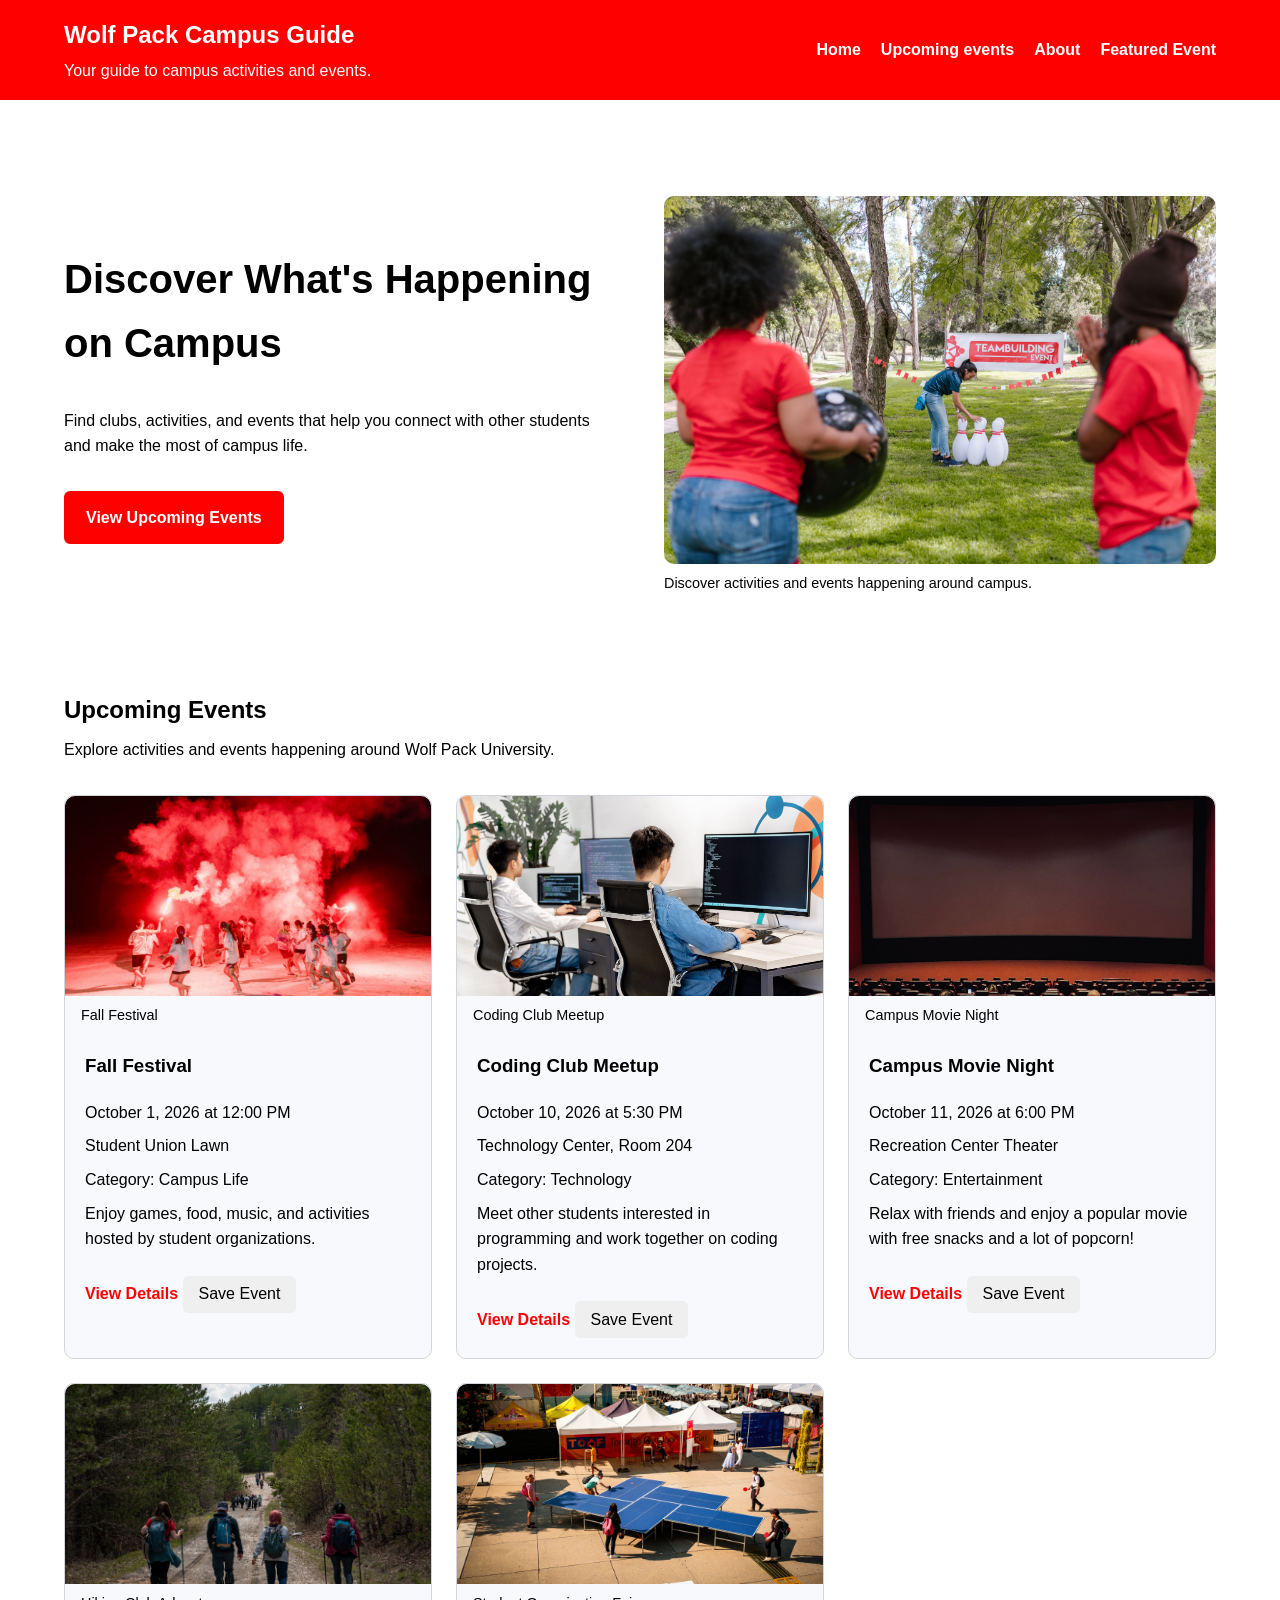
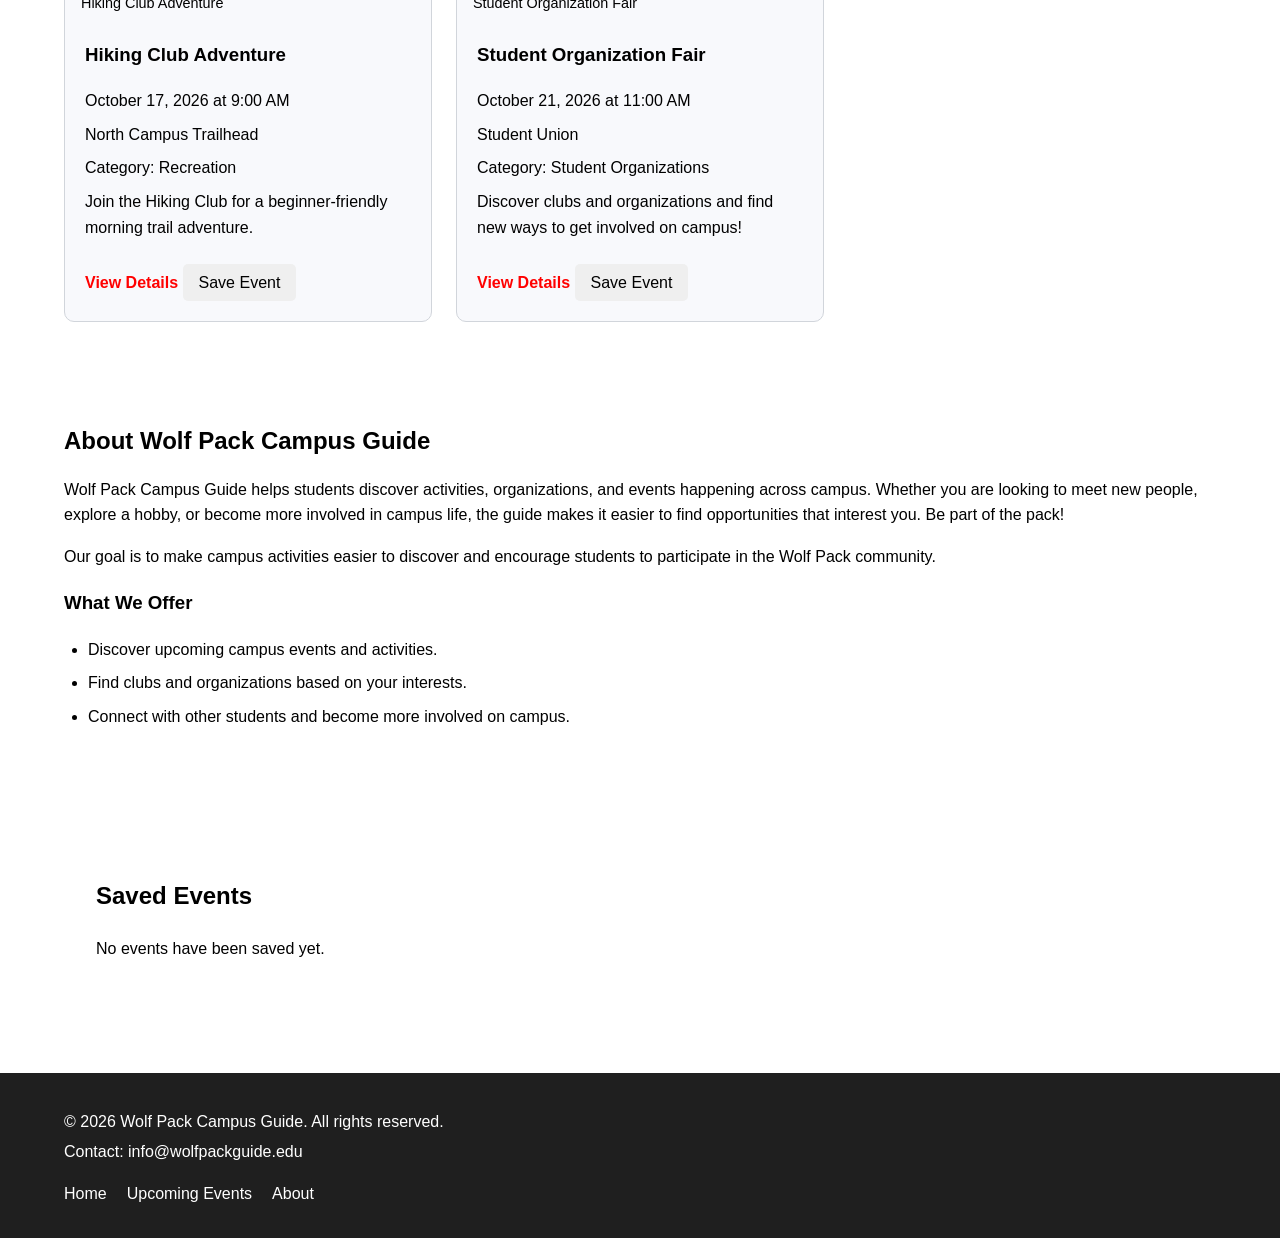
<file: index.html>
<!DOCTYPE html>
<!--
  Name: Yasmin Castro
  Date: 09/18/2026
  CSC 372-01

  This is the index.html page for the Wolf Pack Campus Guide.
  It provides information about campus activities and upcoming events.
-->
<html lang="en">
<head>
    <meta charset="UTF-8">
    <meta name="viewport" content="width=device-width, initial-scale=1.0">
    <title>Wolf Pack Campus Guide</title>
    <link rel="stylesheet" href="css/styles.css">

    <script src="script.js" defer></script>
    
</head>

<body>
    <header>
        <nav>
            <div class="site-brand">
                <a href="index.html">Wolf Pack Campus Guide</a>
                <p>Your guide to campus activities and events.</p>
            </div>

            <ul>
                <li><a href="index.html">Home</a></li>
                <li><a href="#upcoming-events">Upcoming events</a></li>
                <li><a href="#about">About</a></li>
                <li><a href="event.html">Featured Event</a></li>
            </ul>
        </nav>
    </header>

    <main>
        <section class="hero">
            <div class="hero-content">
                <h1>Discover What's Happening on Campus</h1>
                <p>
                    Find clubs, activities, and events that help you connect
                    with other students and make the most of campus life. 
                </p>
                <a class="hero-button" href="#upcoming-events">View Upcoming Events</a>
            </div>

            <figure>
                <img src="images/campus-events.jpg" alt="Students gathering at a campus event">
                <figcaption>Discover activities and events happening around campus.</figcaption>
            </figure>
            
            </section>

<section id="upcoming-events">
    <h2>Upcoming Events</h2>
    <p>Explore activities and events happening around Wolf Pack University.</p>

    <div class="event-grid">

        <article class="event-card">
            <figure>
                <img src="images/festival.jpg" alt="Students enjoying an outdoor campus festival">
                <figcaption>Fall Festival</figcaption>
            </figure>
            <h3>Fall Festival</h3>
            <p><time datetime="2026-10-01T12:00">October 1, 2026 at 12:00 PM</time></p>
            <p>Student Union Lawn</p>
            <p>Category: Campus Life</p>
            <p>Enjoy games, food, music, and activities hosted by student organizations.</p>
            <a href="event.html">View Details</a>
        </article>

        <article class="event-card">
            <figure>
                <img src="images/coding-meetup.jpg" alt="Students working together on computers at a coding meetup">
                <figcaption>Coding Club Meetup</figcaption>
            </figure>
            <h3>Coding Club Meetup</h3>
            <p><time datetime="2026-10-10T17:30">October 10, 2026 at 5:30 PM</time></p>
            <p>Technology Center, Room 204</p>
            <p>Category: Technology</p>
            <p>Meet other students interested in programming and work together on coding projects.</p>
            <a href="event.html">View Details</a>
        </article>

        <article class="event-card">
            <figure>
                <img src="images/movie-night.jpg" alt="Students watching a movie during a campus movie night">
                <figcaption>Campus Movie Night</figcaption>
            </figure>
            <h3>Campus Movie Night</h3>
            <p><time datetime="2026-10-11T18:00">October 11, 2026 at 6:00 PM</time></p>
            <p>Recreation Center Theater</p>
            <p>Category: Entertainment</p>
            <p>Relax with friends and enjoy a popular movie with free snacks and a lot of popcorn!</p>
            <a href="event.html">View Details</a>
        </article>

        <article class="event-card">
            <figure>
                <img src="images/hiking-club.jpg" alt="Students hiking together on a trail">
                <figcaption>Hiking Club Adventure</figcaption>
            </figure>
            <h3>Hiking Club Adventure</h3>
            <p><time datetime="2026-10-17T09:00">October 17, 2026 at 9:00 AM</time></p>
            <p>North Campus Trailhead</p>
            <p>Category: Recreation</p>
            <p>Join the Hiking Club for a beginner-friendly morning trail adventure.</p>
            <a href="event.html">View Details</a>
        </article>

        <article class="event-card">
            <figure>
                <img src="images/student-fair.jpg" alt="Students visiting booths at a student organization fair">
                <figcaption>Student Organization Fair</figcaption>
            </figure>
            <h3>Student Organization Fair</h3>
            <p><time datetime="2026-10-21T11:00">October 21, 2026 at 11:00 AM</time></p>
            <p>Student Union</p>
            <p>Category: Student Organizations</p>
            <p>Discover clubs and organizations and find new ways to get involved on campus!</p>
            <a href="event.html">View Details</a>
        </article>

        </div>
    </section>

<section id="about">
    <h2>About Wolf Pack Campus Guide</h2>

    <p>
        Wolf Pack Campus Guide helps students discover activities,
        organizations, and events happening across campus. Whether you
        are looking to meet new people, explore a hobby, or become more
        involved in campus life, the guide makes it easier to find
        opportunities that interest you. Be part of the pack!
    </p>

    <p>
        Our goal is to make campus activities easier to discover and
        encourage students to participate in the Wolf Pack community.
    </p>

    <h3>What We Offer</h3>

    <ul>
        <li>Discover upcoming campus events and activities.</li>
        <li>Find clubs and organizations based on your interests.</li>
        <li>Connect with other students and become more involved on campus.</li>
    </ul>
</section>

</main>

<footer>
    <p>&copy; 2026 Wolf Pack Campus Guide. All rights reserved.</p>
    <p>Contact: info@wolfpackguide.edu</p>

    <nav>
        <ul>
            <li><a href="index.html">Home</a></li>
            <li><a href="#upcoming-events">Upcoming Events</a></li>
            <li><a href="#about">About</a></li>
        </ul>
    </nav>
</footer>
    
</body>
</html>
</file>
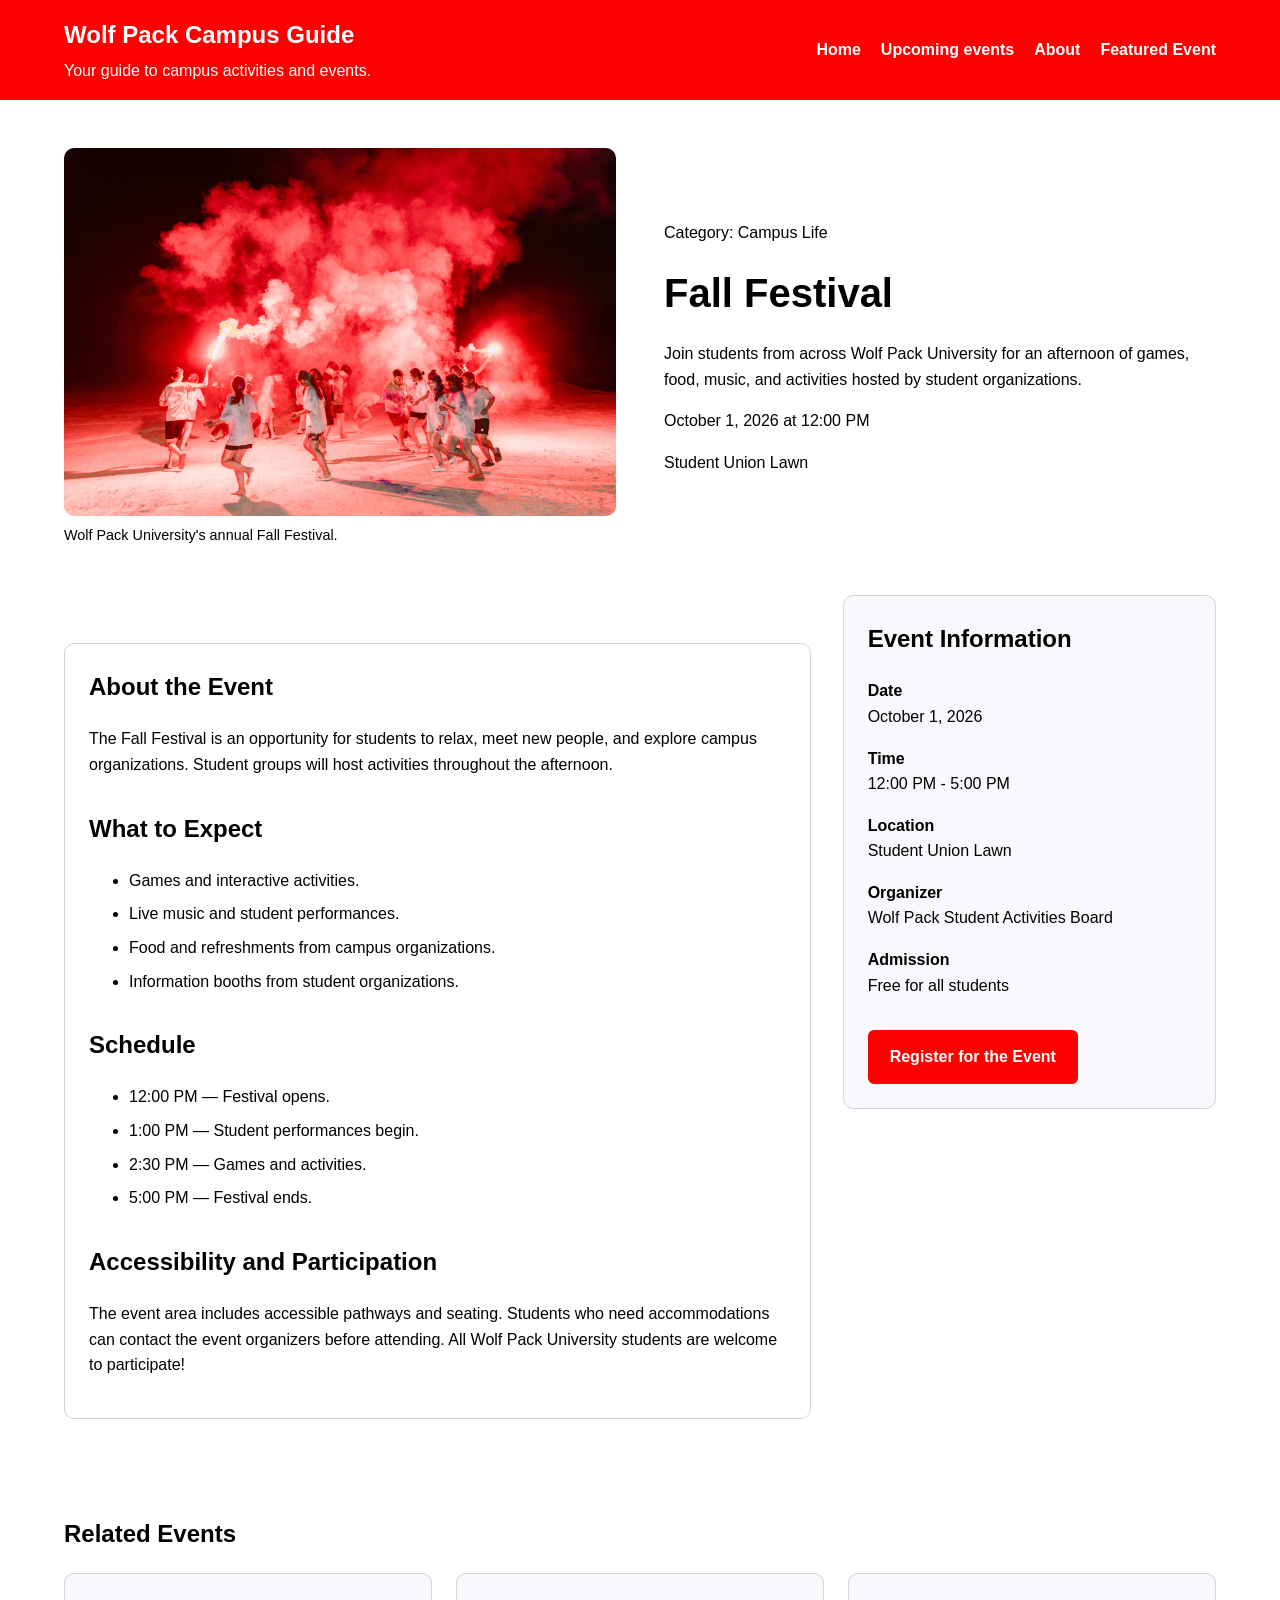
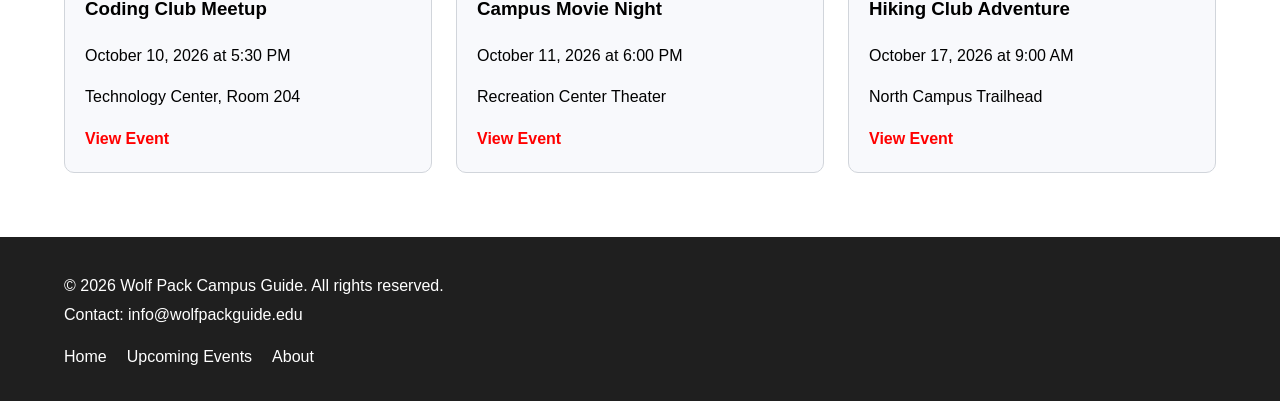
<file: event.html>
<!DOCTYPE html>
<!--
  Name: Yasmin Castro
  Date: 09/18/26
  CSC 372-01

  This is the event.html page for the Wolf Pack Campus Guide.
  It provides detailed information about the featured Fall Festival event .
-->
<html lang="en">
 <head>
    <meta charset="UTF-8">
    <meta name="viewport" content="width=device-width, initial-scale=1.0">
    <title>Fall Festival | Wolf Pack Campus Guide</title>
    <link rel="stylesheet" href="css/styles.css">
 </head>

<body>
    <header>
        <nav>
            <div class="site-brand">
                <a href="index.html">Wolf Pack Campus Guide</a>
                <p>Your guide to campus activities and events.</p>
            </div>

            <ul>
                <li><a href="index.html">Home</a></li>
                <li><a href="index.html#upcoming-events">Upcoming events</a></li>
                <li><a href="index.html#about">About</a></li>
                <li><a href="event.html">Featured Event</a></li>
            </ul>
        </nav>
    </header>

    <main>
        <section class="event-introduction">
            <figure>
                <img src="images/festival.jpg" alt="Students enjoying an outdoor campus festival">
                <figcaption>Wolf Pack University's annual Fall Festival.</figcaption>
            </figure>

            <div>
                <p>Category: Campus Life</p>
                <h1>Fall Festival</h1>
                <p>
                    Join students from across Wolf Pack University for an
                    afternoon of games, food, music, and activities hosted
                    by student organizations.
                </p>
                <p>
                    <time datetime="2026-10-01T12:00">October 1, 2026 at 12:00 PM</time>
                </p>
                <p>Student Union Lawn</p>
            </div>
        </section>

            <div class="event-layout">
            <section class="event-details">
                <h2>About the Event</h2>

                <p>
                    The Fall Festival is an opportunity for students to
                    relax, meet new people, and explore campus organizations.
                    Student groups will host activities throughout the
                    afternoon.
                </p>

                <h2>What to Expect</h2>

                <ul>
                    <li>Games and interactive activities.</li>
                    <li>Live music and student performances.</li>
                    <li>Food and refreshments from campus organizations.</li>
                    <li>Information booths from student organizations.</li>
                </ul>

                <h2>Schedule</h2>

                <ul>
                    <li><time datetime="2026-10-01T12:00">12:00 PM</time> — Festival opens.</li>
                    <li><time datetime="2026-10-01T13:00">1:00 PM</time> — Student performances begin.</li>
                    <li><time datetime="2026-10-01T14:30">2:30 PM</time> — Games and activities.</li>
                    <li><time datetime="2026-10-01T16:00">5:00 PM</time> — Festival ends.</li>
                </ul>

                <h2>Accessibility and Participation</h2>

                <p>
                    The event area includes accessible pathways and seating.
                    Students who need accommodations can contact the event
                    organizers before attending. All Wolf Pack University
                    students are welcome to participate!
                </p>
            </section>

            <aside class="event-sidebar">
                <h2>Event Information</h2>

                <dl>
                    <dt>Date</dt>
                    <dd>October 1, 2026</dd>

                    <dt>Time</dt>
                    <dd>12:00 PM - 5:00 PM</dd>

                    <dt>Location</dt>
                    <dd>Student Union Lawn</dd>

                    <dt>Organizer</dt>
                    <dd>Wolf Pack Student Activities Board</dd>

                    <dt>Admission</dt>
                    <dd>Free for all students</dd>
                </dl>

                <a class="registration-button" href="mailto:info@wolfpackguide.edu?subject=Fall%20Festival%20Registration">
                 Register for the Event</a>
            </aside>
        </div>

            <section class="related-events">
            <h2>Related Events</h2>

            <div class="related-event-list">
                <article class="related-event-card">
                    <h3>Coding Club Meetup</h3>
                    <p>
                        <time datetime="2026-10-10T17:30">October 10, 2026 at 5:30 PM</time>
                    </p>
                    <p>Technology Center, Room 204</p>
                    <a href="index.html#upcoming-events">View Event</a>
                </article>

                <article class="related-event-card">
                    <h3>Campus Movie Night</h3>
                    <p>
                        <time datetime="2026-10-11T18:00">October 11, 2026 at 6:00 PM</time>
                    </p>
                    <p>Recreation Center Theater</p>
                    <a href="index.html#upcoming-events">View Event</a>
                </article>

                <article class="related-event-card">
                    <h3>Hiking Club Adventure</h3>
                    <p>
                        <time datetime="2026-10-17T09:00">October 17, 2026 at 9:00 AM</time>
                    </p>
                    <p>North Campus Trailhead</p>
                    <a href="index.html#upcoming-events">View Event</a>
                </article>
            </div>
        </section>

    </main>

        <footer>
        <p>&copy; 2026 Wolf Pack Campus Guide. All rights reserved.</p>
        <p>Contact: info@wolfpackguide.edu</p>

        <nav>
            <ul>
                <li><a href="index.html">Home</a></li>
                <li><a href="index.html#upcoming-events">Upcoming Events</a></li>
                <li><a href="index.html#about">About</a></li>
            </ul>
        </nav>
    </footer>

 </body>
</html>
</file>
<file: css/styles.css>
/*
  Name: Yasmin Castro-Cervanets
  Date: 09/18/26
  CSC 372-01

  This stylesheet provides the layout and styling
  for the Wolf Pack Campus Guide website.
*/

* {
    box-sizing: border-box;
}

body {
    margin: 0;
    font-family: Arial, Helvetica, sans-serif;
    line-height: 1.6;
}

img {
    display: block;
    max-width: 100%;
}

a {
    text-decoration: none;
}

figure {
    margin: 0;
}

header {
    background-color: red;
    color: white;
    padding: 1rem 5%;
}

header nav {
    display: flex;
    justify-content: space-between;
    align-items: center;
    gap: 2rem;
    flex-wrap: wrap;
}

.site-brand a {
    color: white;
    font-size: 1.5rem;
    font-weight: bold;
}

.site-brand p {
    margin: 0.25rem 0 0;
}

header ul {
    display: flex;
    justify-content: center;
    align-items: center;
    gap: 1.25rem;
    flex-wrap: wrap;
    list-style: none;
    margin: 0;
    padding: 0;
}

header li a {
    color: white;
    font-weight: bold;
}

header li a:hover {
    text-decoration: underline;
}

main {
    width: 90%;
    max-width: 1200px;
    margin: 0 auto;
}

section {
    margin: 3rem 0;
}

.hero {
    display: flex;
    justify-content: space-between;
    align-items: center;
    gap: 3rem;
    padding: 3rem 0;
}

.hero-content {
    flex: 1;
}

.hero h1 {
    margin-top: 0;
    font-size: 2.5rem;
}

.hero figure {
    flex: 1;
}

.hero img {
    width: 100%;
    border-radius: 10px;
}

.hero figcaption {
    margin-top: 0.5rem;
    font-size: 0.9rem;
}

.hero-button {
    display: inline-block;
    margin-top: 1rem;
    padding: 0.75rem 1.25rem;
    border: 2px solid red;
    border-radius: 6px;
    background-color: red;
    color: white;
    font-weight: bold;
}

.hero-button:hover {
    background-color: #682616;
}

#upcoming-events > h2,
#about > h2 {
    margin-bottom: 0.5rem;
}

#upcoming-events > p {
    margin-top: 0;
}

.event-grid {
    display: grid;
    grid-template-columns: repeat(3, 1fr);
    gap: 1.5rem;
    margin-top: 2rem;
}

.event-card {
    padding: 1.25rem;
    border: 1px solid #d1d5db;
    border-radius: 10px;
    background-color: #f8f9fc;
}

.event-card figure {
    margin: -1.25rem -1.25rem 1rem;
}

.event-card img {
    width: 100%;
    height: 200px;
    object-fit: cover;
    border-radius: 10px 10px 0 0;
}

.event-card figcaption {
    padding: 0.5rem 1rem;
    font-size: 0.9rem;
}

.event-card h3 {
    margin-top: 0;
}

.event-card p {
    margin: 0.5rem 0;
}

.event-card a {
    display: inline-block;
    margin-top: 0.75rem;
    font-weight: bold;
    color: red;
}

.event-card a:hover {
    text-decoration: underline;
}

#about {
    padding: 2rem 0;
}

#about ul {
    padding-left: 1.5rem;
}

#about li {
    margin-bottom: 0.5rem;
}

footer {
    margin-top: 4rem;
    padding: 2rem 5%;
    background-color: #1f1f1f;
    color: white;
}

footer p {
    margin: 0.25rem 0;
}

footer nav ul {
    display: flex;
    gap: 1.25rem;
    flex-wrap: wrap;
    list-style: none;
    margin: 1rem 0 0;
    padding: 0;
}

footer nav a {
    color: white;
}

footer nav a:hover {
    text-decoration: underline;
}

.event-introduction {
    display: grid;
    grid-template-columns: 1fr 1fr;
    gap: 3rem;
    align-items: center;
}

.event-introduction img {
    width: 100%;
    border-radius: 10px;
}

.event-introduction figcaption {
    margin-top: 0.5rem;
    font-size: 0.9rem;
}

.event-introduction h1 {
    margin: 0.5rem 0;
    font-size: 2.5rem;
}


.event-layout {
    display: grid;
    grid-template-columns: 2fr 1fr;
    gap: 2rem;
    align-items: start;
}

.event-details {
    padding: 1.5rem;
    border: 1px solid #d1d5db;
    border-radius: 10px;
}

.event-details h2 {
    margin-top: 0;
}

.event-details h2:not(:first-child) {
    margin-top: 2rem;
}

.event-details li {
    margin-bottom: 0.5rem;
}

.event-sidebar {
    padding: 1.5rem;
    border: 1px solid #d1d5db;
    border-radius: 10px;
    background-color: #f8f9fc;
}

.event-sidebar h2 {
    margin-top: 0;
}

.event-sidebar dt {
    margin-top: 1rem;
    font-weight: bold;
}

.event-sidebar dd {
    margin-left: 0;
}

.registration-button {
    display: inline-block;
    margin-top: 1rem;
    padding: 0.75rem 1.25rem;
    border: 2px solid red;
    border-radius: 6px;
    background-color: red;
    color: white;
    font-weight: bold;
}

.registration-button:hover {
    background-color: #682416;
}



.related-event-list {
    display: flex;
    justify-content: space-between;
    align-items: stretch;
    gap: 1.5rem;
    flex-wrap: wrap;
}

.related-event-card {
    flex: 1 1 250px;
    padding: 1.25rem;
    border: 1px solid #d1d5db;
    border-radius: 10px;
    background-color: #f8f9fc;
}

.related-event-card h3 {
    margin-top: 0;
}

.related-event-card a {
    font-weight: bold;
    color: red;
}

.related-event-card a:hover {
    text-decoration: underline;
}

@media (max-width: 900px) {
    .event-grid {
        grid-template-columns: repeat(2, 1fr);
    }

    .hero {
        gap: 2rem;
    }

    .event-introduction {
        grid-template-columns: 1fr;
    }

    .event-layout {
        grid-template-columns: 1fr;
    }
}

@media (max-width: 600px) {
    header nav {
        flex-direction: column;
        align-items: flex-start;
    }

    header ul {
        justify-content: flex-start;
    }

    .hero {
        flex-direction: column;
        align-items: stretch;
        padding: 2rem 0;
    }

    .hero h1 {
        font-size: 2rem;
    }

    .event-grid {
        grid-template-columns: 1fr;
    }

    .event-introduction h1 {
        font-size: 2rem;
    }

    main {
        width: 92%;
    }
}


.event-card.saved {
    border: 3px solid #83f487;
    background-color: #f0fff0;
}

.save-button {
    margin-top: 1rem;
    padding: 0.6rem 1rem;
    border: none;
    border-radius: 5px;
    cursor: pointer;
    font-size: 1rem;
}

#saved-events {
    margin-top: 2rem;
    padding: 2rem;
}

#saved-events-list {
    padding-left: 1.5rem;
}

#saved-events-list li {
    margin-bottom: 1rem;
}
</file>
